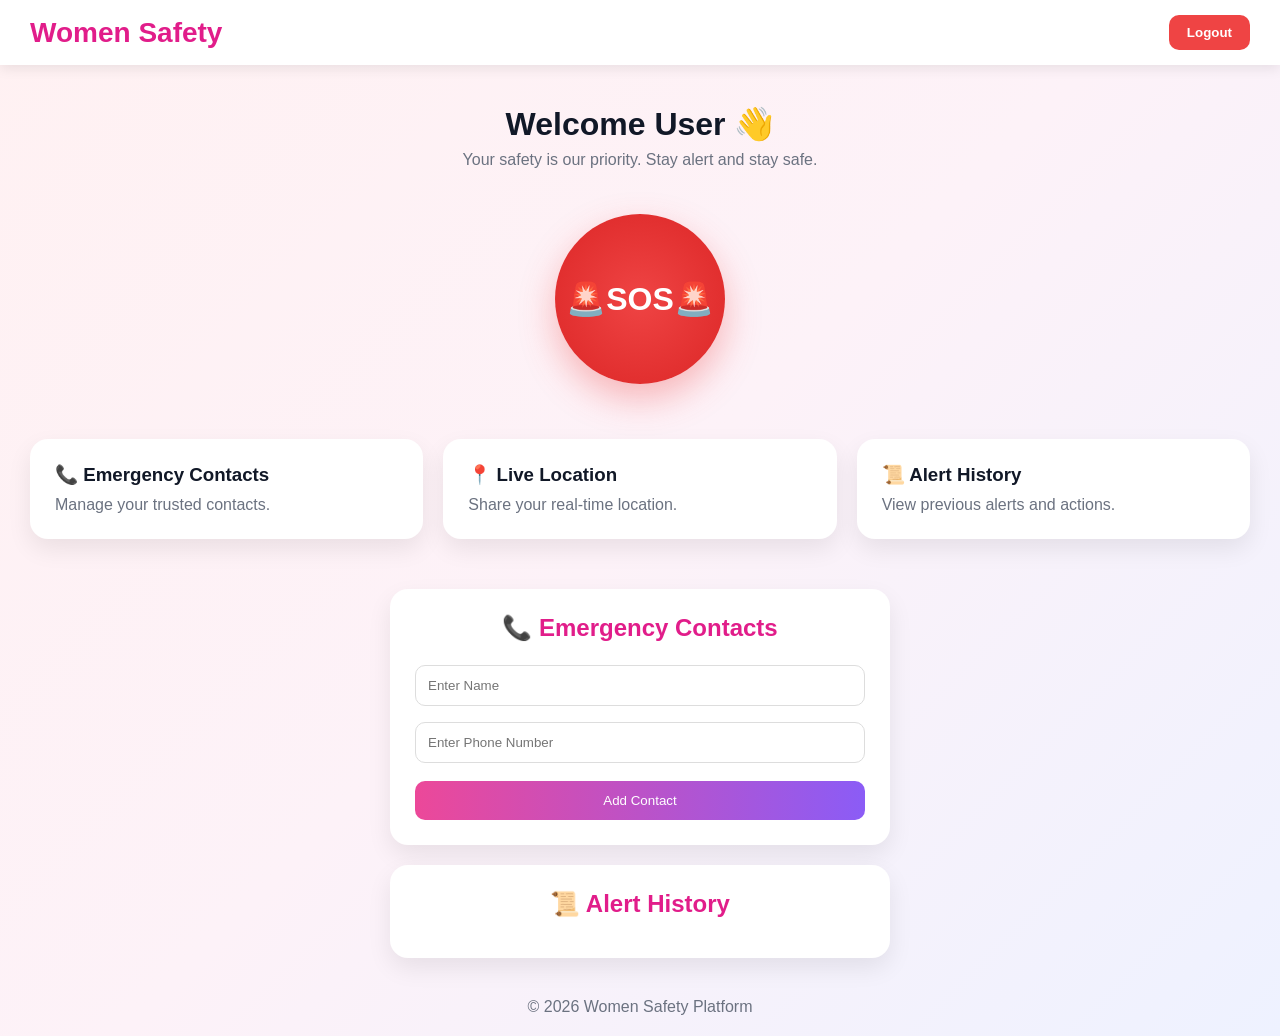
<file: Dashboard.html>
<!-- dashboard.html -->
<!DOCTYPE html>
<html lang="en">
<head>
<meta charset="UTF-8">
<meta name="viewport" content="width=device-width, initial-scale=1.0">
<title>Dashboard</title>
<link rel="stylesheet" href="dashboard.css">
</head>
<body>

<!-- Navbar Start -->
<header>
    <nav>
        <h1>Women Safety</h1>
        <button onclick="logoutUser()">Logout</button>
    </nav>
</header>
<!-- Navbar End -->

<!-- Welcome Section Start -->
<section class="welcome">
    <h2>Welcome User 👋</h2>
    <p>Your safety is our priority. Stay alert and stay safe.</p>
</section>
<!-- Welcome Section End -->

<!-- SOS Section Start -->
<section class="sos-section">
    <button class="sos-btn">🚨SOS🚨</button>
</section>
<!-- SOS Section End -->

<!-- Cards Section Start -->
<section class="cards">

    <div class="card">
        <h3>📞 Emergency Contacts</h3>
        <p>Manage your trusted contacts.</p>
    </div>

    <div class="card">
        <h3>📍 Live Location</h3>
        <p>Share your real-time location.</p>
    </div>

    <div class="card">
        <h3>📜 Alert History</h3>
        <p>View previous alerts and actions.</p>
    </div>

</section>
<!-- Cards Section End -->

<section class="contacts-section">
    <h2>📞 Emergency Contacts</h2>

    <input type="text" id="contactName" placeholder="Enter Name">
    <input type="tel" id="contactPhone" placeholder="Enter Phone Number">

    <button onclick="saveContact()">Add Contact</button>

    <ul id="contactList"></ul>
</section>

<section class="history-section">
    <h2>📜 Alert History</h2>
    <ul id="historyList"></ul>
</section>

<!-- Footer Start -->
<footer>
    <p>© 2026 Women Safety Platform</p>
</footer>


<script src="dashboard.js"></script>
</body>
</html>
</file>
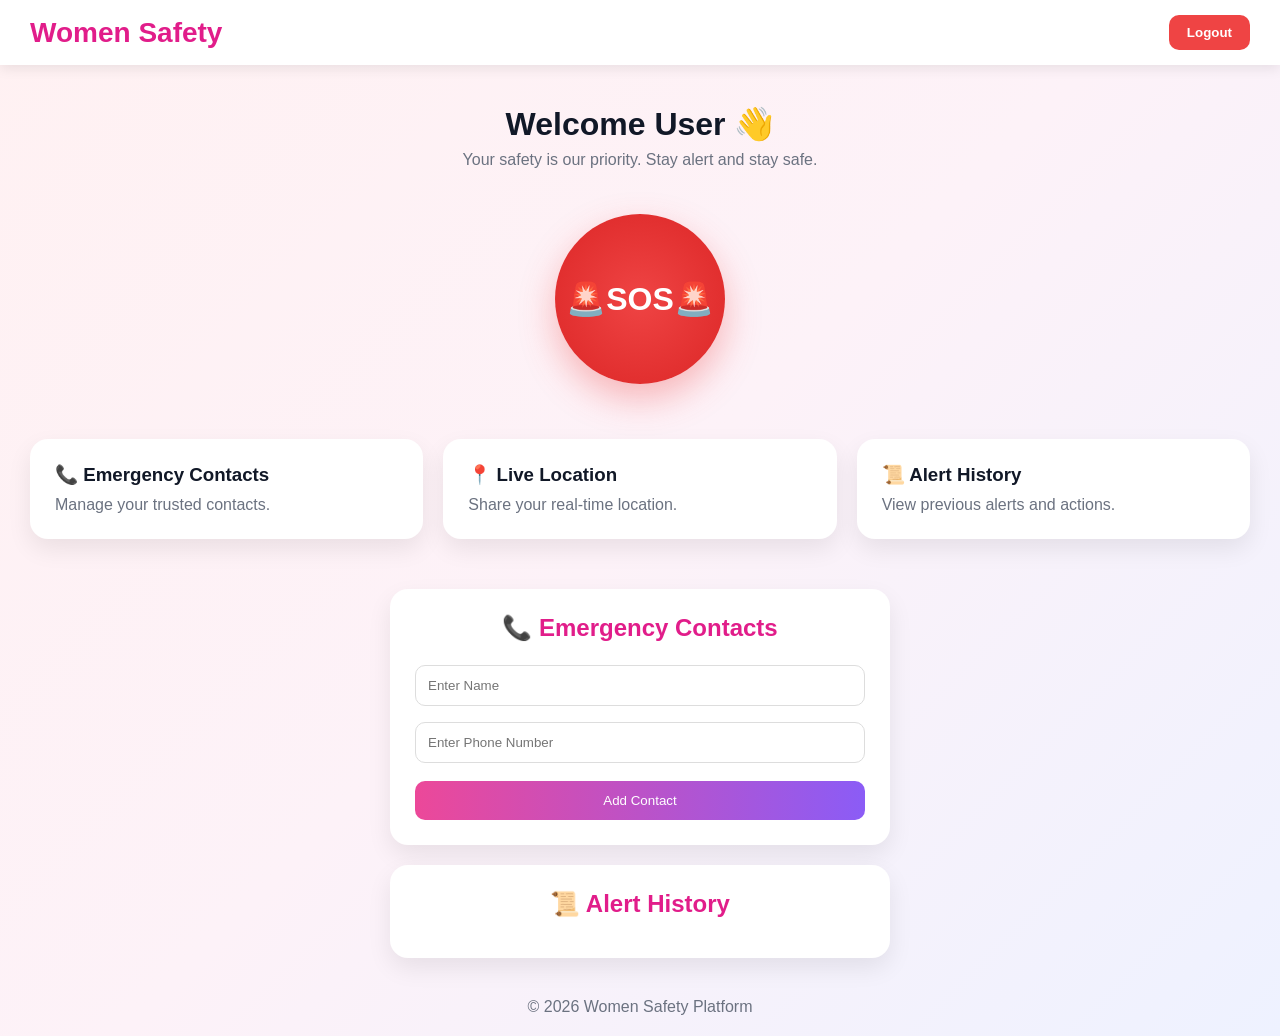
<file: dashboard.html>
<!-- dashboard.html -->
<!DOCTYPE html>
<html lang="en">
<head>
<meta charset="UTF-8">
<meta name="viewport" content="width=device-width, initial-scale=1.0">
<title>Dashboard</title>
<link rel="stylesheet" href="dashboard.css">
</head>
<body>

<!-- Navbar Start -->
<header>
    <nav>
        <h1>Women Safety</h1>
        <button onclick="logoutUser()">Logout</button>
    </nav>
</header>
<!-- Navbar End -->

<!-- Welcome Section Start -->
<section class="welcome">
    <h2>Welcome User 👋</h2>
    <p>Your safety is our priority. Stay alert and stay safe.</p>
</section>
<!-- Welcome Section End -->

<!-- SOS Section Start -->
<section class="sos-section">
    <button class="sos-btn">🚨SOS🚨</button>
</section>
<!-- SOS Section End -->

<!-- Cards Section Start -->
<section class="cards">

    <div class="card">
        <h3>📞 Emergency Contacts</h3>
        <p>Manage your trusted contacts.</p>
    </div>

    <div class="card">
        <h3>📍 Live Location</h3>
        <p>Share your real-time location.</p>
    </div>

    <div class="card">
        <h3>📜 Alert History</h3>
        <p>View previous alerts and actions.</p>
    </div>

</section>
<!-- Cards Section End -->

<section class="contacts-section">
    <h2>📞 Emergency Contacts</h2>

    <input type="text" id="contactName" placeholder="Enter Name">
    <input type="tel" id="contactPhone" placeholder="Enter Phone Number">

    <button onclick="saveContact()">Add Contact</button>

    <ul id="contactList"></ul>
</section>

<section class="history-section">
    <h2>📜 Alert History</h2>
    <ul id="historyList"></ul>
</section>

<!-- Footer Start -->
<footer>
    <p>© 2026 Women Safety Platform</p>
</footer>


<script src="dashboard.js"></script>
</body>
</html>
</file>
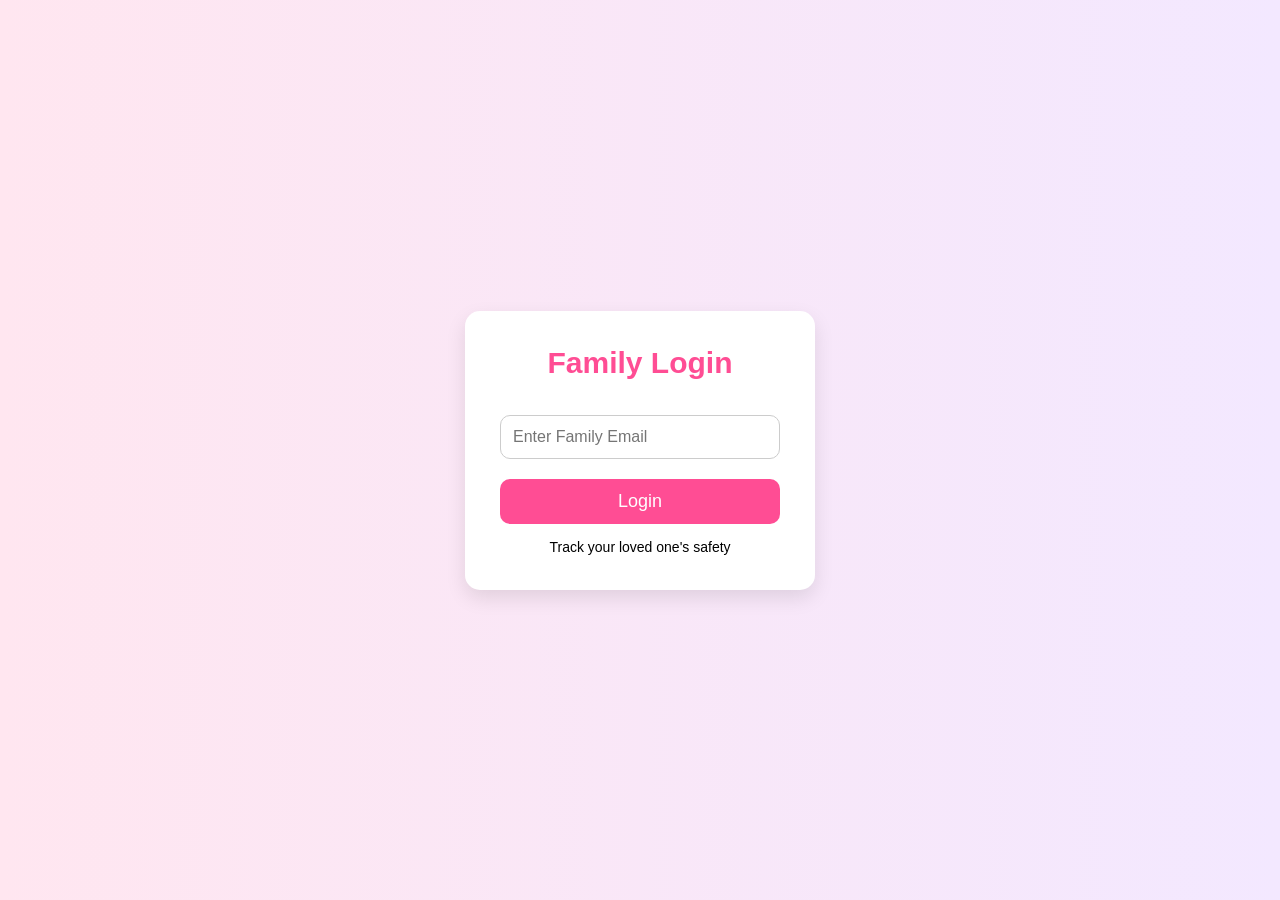
<file: family-login.html>
<!DOCTYPE html>
<html lang="en">
<head>
<meta charset="UTF-8">
<meta name="viewport" content="width=device-width, initial-scale=1.0">
<title>Family Login</title>
<link rel="stylesheet" href="login.css">
</head>
<body>

    
<div class="login-container">
    <div class="login-box">
        <h2>Family Login</h2>

        <input type="email" id="familyLoginEmail" placeholder="Enter Family Email">

        <button onclick="familyLogin()">Login</button>

        <p>Track your loved one's safety</p>
    </div>
</div>

<script src="family-login.js"></script>
</body>
</html>
</file>
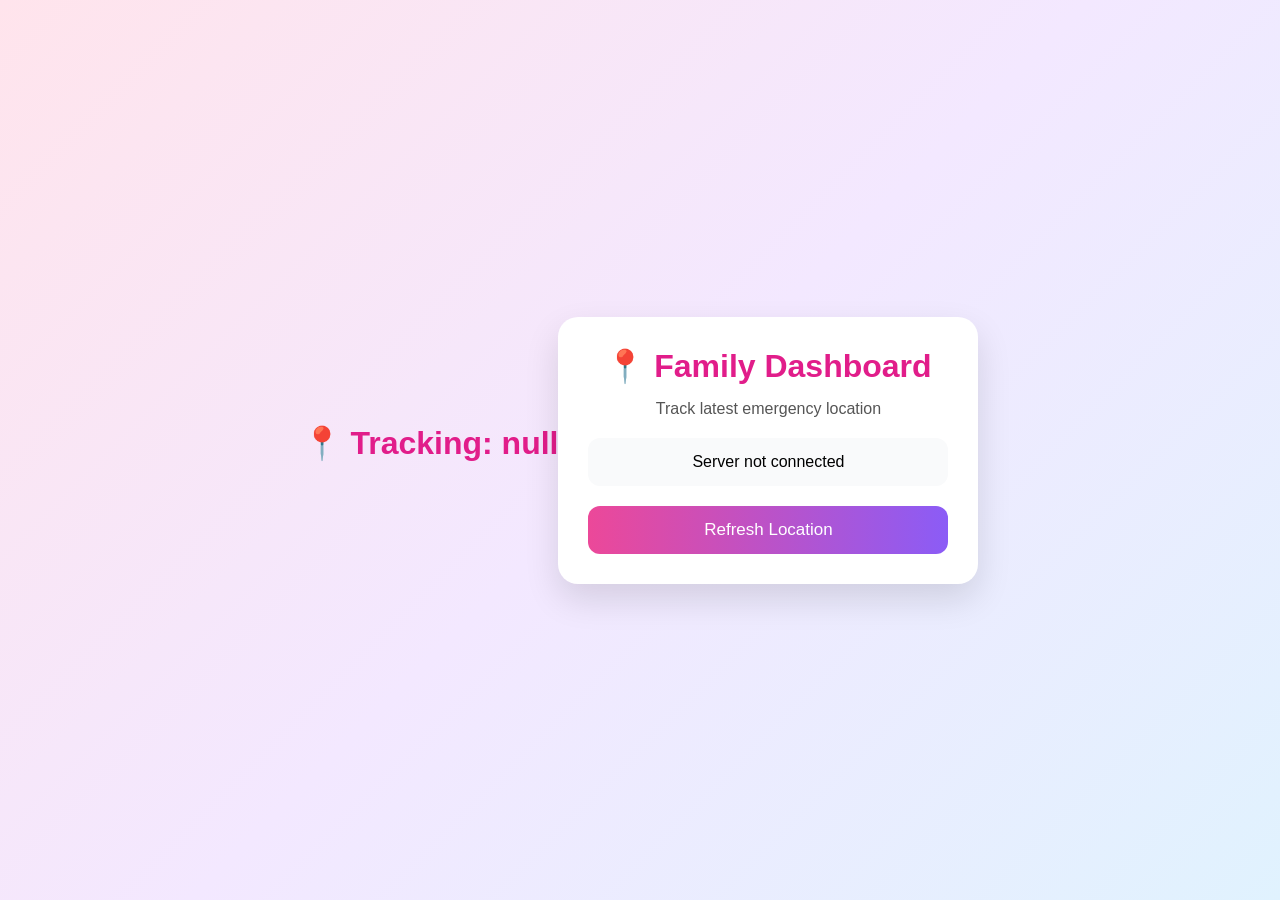
<file: family.html>
<!-- family.html -->
<!DOCTYPE html>
<html lang="en">
<head>
<meta charset="UTF-8">
<meta name="viewport" content="width=device-width, initial-scale=1.0">
<title>Family Tracking</title>
<style>
*{
    margin:0;
    padding:0;
    box-sizing:border-box;
}
body{
    font-family:Arial, sans-serif;
    background:linear-gradient(135deg,#ffe4ec,#f3e8ff,#e0f2fe);
    min-height:100vh;
    display:flex;
    justify-content:center;
    align-items:center;
    padding:20px;
}
.box{
    width:420px;
    max-width:100%;
    background:white;
    padding:30px;
    border-radius:20px;
    box-shadow:0 15px 35px rgba(0,0,0,0.12);
    text-align:center;
}
h1{
    color:#e11d8a;
    margin-bottom:15px;
}
p{
    color:#555;
    margin-bottom:20px;
}
#location{
    background:#f9fafb;
    padding:15px;
    border-radius:12px;
    margin-bottom:20px;
    word-break:break-all;
}
button{
    width:100%;
    padding:14px;
    border:none;
    border-radius:12px;
    background:linear-gradient(to right,#ec4899,#8b5cf6);
    color:white;
    font-size:17px;
    cursor:pointer;
}
button:hover{
    opacity:0.9;
}
</style>
</head>
<body>

    <h1 id="title">📍 Family Dashboard</h1>
<div class="box">
    <h1>📍 Family Dashboard</h1>
    <p>Track latest emergency location</p>

    <div id="location">No location yet</div>

    <button onclick="getLocation()">Refresh Location</button>
</div>

<script>
let userName = localStorage.getItem("userName");

document.getElementById("title").innerText =
"📍 Tracking: " + userName;

function getLocation() {
    fetch("http://localhost:5000/location")
    .then(response => response.text())
    .then(data => {
        document.getElementById("location").innerHTML =
        `<a href="${data}" target="_blank">Open Live Location on Map</a>`;
    })
    .catch(() => {
        document.getElementById("location").innerText = "Server not connected";
    });
}

getLocation();
setInterval(getLocation, 5000);
</script>

</body>
</html>
</file>
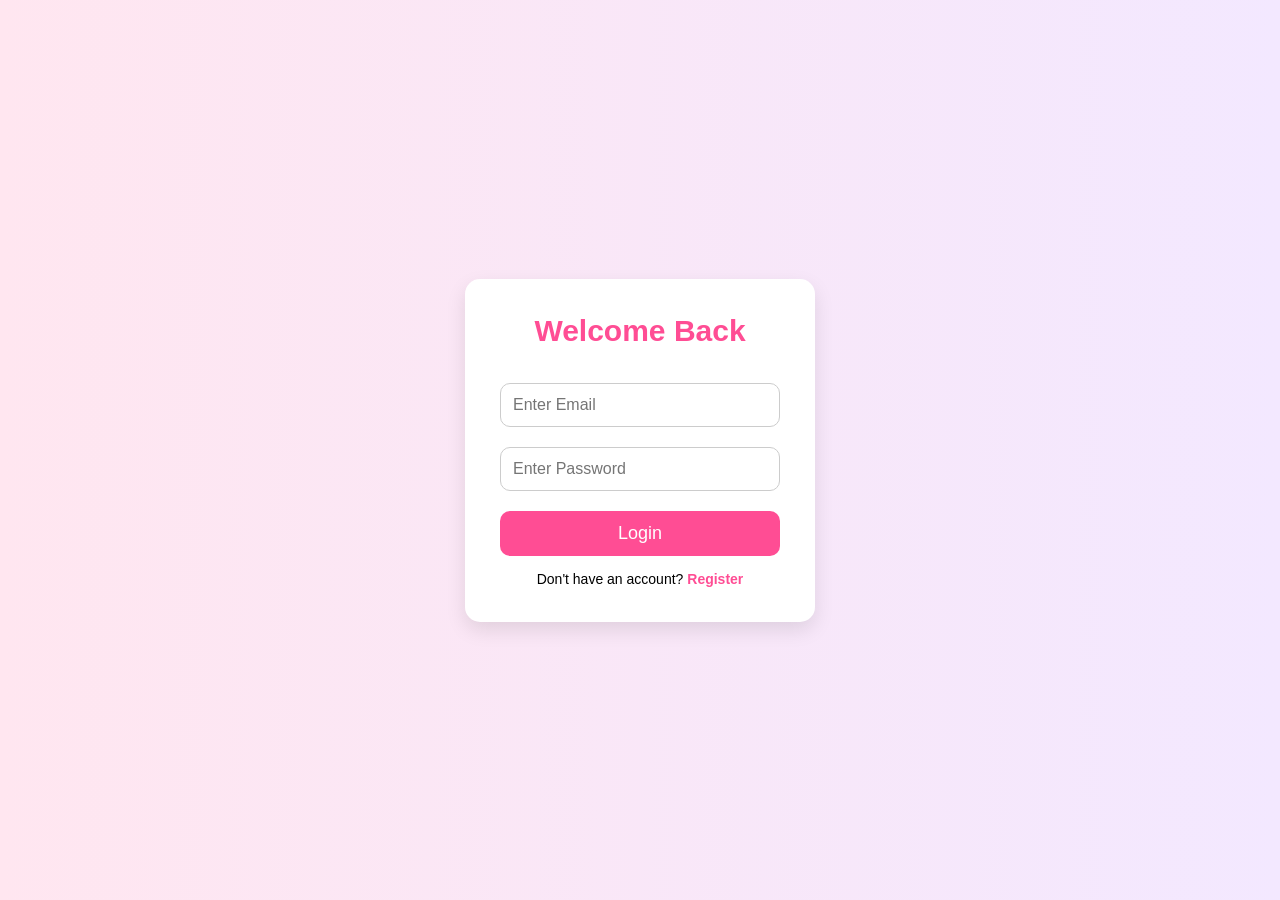
<file: login.html>
<!-- login.html -->
<!DOCTYPE html>
<html lang="en">
<head>
<meta charset="UTF-8">
<meta name="viewport" content="width=device-width, initial-scale=1.0">
<title>Login</title>
<link rel="stylesheet" href="login.css">
</head>
<body>

<div class="login-container">
    <div class="login-box">
        <h2>Welcome Back</h2>

        <input type="email" placeholder="Enter Email">
        <input type="password" placeholder="Enter Password">

        <button onclick="loginUser()">Login</button>

        <p>Don't have an account? <a href="register.html">Register</a></p>
    </div>
</div>

<script src="login.js"></script>
</body>
</html>
</file>
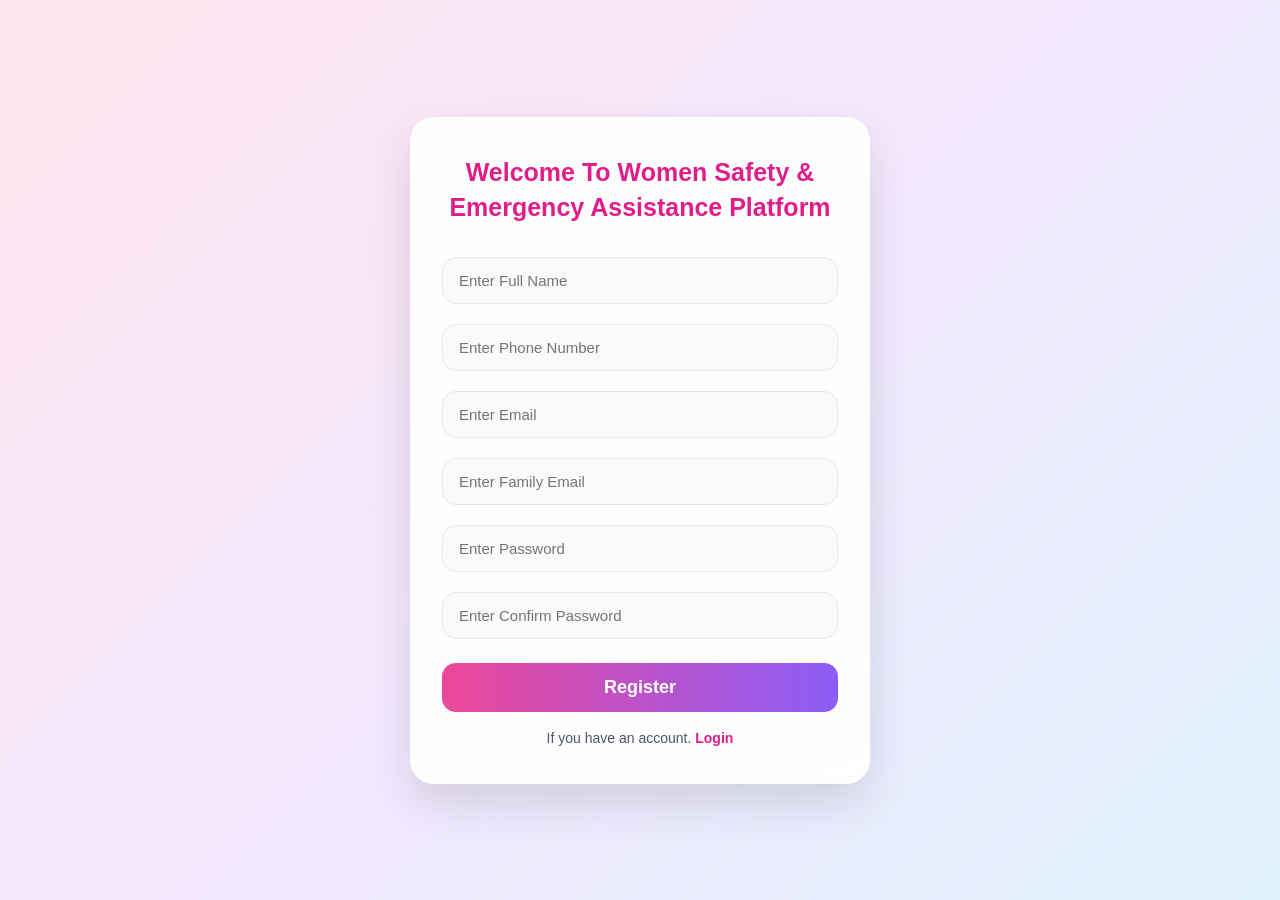
<file: register.html>
<!DOCTYPE html>
<html lang="en">
<head>
<meta charset="UTF-8">
<meta name="viewport" content="width=device-width, initial-scale=1.0">
<title>Register</title>
<link rel="stylesheet" href="register.css">
</head>
<body>

<div class="register-container">
    <div class="register-box">
        <h2>Welcome To Women Safety & Emergency Assistance Platform </h2>

        <input type="text" placeholder="Enter Full Name">
        <input type="tel" placeholder="Enter Phone Number">
        <input type="email" placeholder="Enter Email">
        <input type="email" placeholder="Enter Family Email" id="familyEmail">
        <input type="password" placeholder="Enter Password">
        <input type="password" placeholder="Enter Confirm Password">
        
       <button onclick="registerUser()">Register</button>

        <p>If you have an account. <a href="login.html">Login</a></p>
    </div>
</div>

<script src="register.js"></script>
</body>
</html>
</file>
<file: dashboard.css>
*{
    margin:0;
    padding:0;
    box-sizing:border-box;
}

body{
    font-family:'Segoe UI', sans-serif;
    background:linear-gradient(135deg,#fff1f2,#fdf2f8,#eef2ff);
    min-height:100vh;
}

/* Navbar */
header{
    background:white;
    box-shadow:0 4px 12px rgba(0,0,0,0.08);
    padding:15px 30px;
}

nav{
    display:flex;
    justify-content:space-between;
    align-items:center;
}

nav h1{
    color:#e11d8a;
    font-size:28px;
}

nav button{
    padding:10px 18px;
    border:none;
    border-radius:10px;
    background:#ef4444;
    color:white;
    cursor:pointer;
    font-weight:bold;
}

/* Welcome */
.welcome{
    text-align:center;
    padding:40px 20px 20px;
}

.welcome h2{
    font-size:32px;
    color:#111827;
}

.welcome p{
    color:#6b7280;
    margin-top:8px;
}

/* SOS */
.sos-section{
    text-align:center;
    margin:25px 0;
}

.sos-btn{
    width:170px;
    height:170px;
    border:none;
    border-radius:50%;
    background:radial-gradient(circle,#ef4444,#dc2626);
    color:white;
    font-size:32px;
    font-weight:bold;
    cursor:pointer;
    box-shadow:0 15px 35px rgba(239,68,68,0.35);
    animation:pulse 1.5s infinite;
}

@keyframes pulse{
    0%{transform:scale(1);}
    50%{transform:scale(1.05);}
    100%{transform:scale(1);}
}

/* Cards */
.cards{
    display:grid;
    grid-template-columns:repeat(auto-fit,minmax(220px,1fr));
    gap:20px;
    padding:30px;
}

.card{
    background:white;
    padding:25px;
    border-radius:18px;
    box-shadow:0 10px 25px rgba(0,0,0,0.08);
    transition:0.3s;
}

.card:hover{
    transform:translateY(-5px);
}

.card h3{
    color:#111827;
    margin-bottom:10px;
}

.card p{
    color:#6b7280;
}

/* Contacts + History */
.contacts-section,
.history-section{
    width:90%;
    max-width:500px;
    margin:20px auto;
    background:white;
    padding:25px;
    border-radius:18px;
    box-shadow:0 10px 25px rgba(0,0,0,0.08);
}

.contacts-section h2,
.history-section h2{
    text-align:center;
    color:#e11d8a;
    margin-bottom:15px;
}

.contacts-section input{
    width:100%;
    padding:12px;
    margin:8px 0;
    border:1px solid #ddd;
    border-radius:10px;
}

.contacts-section button{
    width:100%;
    padding:12px;
    margin-top:10px;
    border:none;
    border-radius:10px;
    background:linear-gradient(to right,#ec4899,#8b5cf6);
    color:white;
    cursor:pointer;
}

#contactList li,
#historyList li{
    list-style:none;
    background:#f9fafb;
    padding:10px;
    border-radius:10px;
    margin-top:8px;
}

/* Footer */
footer{
    text-align:center;
    padding:20px;
    color:#6b7280;
}
</file>
<file: login.css>
/* login.css */

*{
    margin: 0;
    padding: 0;
    box-sizing: border-box;
}

body{
    font-family: Arial, sans-serif;
    background: linear-gradient(to right, #ffe6f0, #f3e8ff);
    height: 100vh;
    display: flex;
    justify-content: center;
    align-items: center;
}

.login-container{
    width: 100%;
    display: flex;
    justify-content: center;
    align-items: center;
}

.login-box{
    background: white;
    width: 350px;
    padding: 35px;
    border-radius: 15px;
    box-shadow: 0 8px 20px rgba(0,0,0,0.1);
    text-align: center;
}

.login-box h2{
    margin-bottom: 25px;
    color: #ff4d94;
    font-size: 30px;
}

.login-box input{
    width: 100%;
    padding: 12px;
    margin: 10px 0;
    border: 1px solid #ccc;
    border-radius: 10px;
    font-size: 16px;
}

.login-box button{
    width: 100%;
    padding: 12px;
    background: #ff4d94;
    color: white;
    border: none;
    border-radius: 10px;
    font-size: 18px;
    cursor: pointer;
    margin-top: 10px;
}

.login-box button:hover{
    background: #e60073;
}

.login-box p{
    margin-top: 15px;
    font-size: 14px;
}

.login-box a{
    color: #ff4d94;
    text-decoration: none;
    font-weight: bold;
}
</file>
<file: register.css>
/* register.css */

*{
    margin: 0;
    padding: 0;
    box-sizing: border-box;
}

body{
    font-family: 'Poppins', sans-serif;
    min-height: 100vh;
    display: flex;
    justify-content: center;
    align-items: center;
    background: linear-gradient(135deg,#ffe4ec,#f3e8ff,#e0f2fe);
    padding: 20px;
}

.register-container{
    width: 100%;
    display: flex;
    justify-content: center;
    align-items: center;
}

.register-box{
    width: 460px;
    max-width: 100%;
    background: rgba(255,255,255,0.95);
    padding: 38px 32px;
    border-radius: 24px;
    box-shadow: 0 20px 45px rgba(0,0,0,0.12);
    backdrop-filter: blur(10px);
    text-align: center;
}

.register-box h2{
    font-size: 25px;
    color: #e11d8a;
    line-height: 1.4;
    margin-bottom: 22px;
    font-weight: 700;
}

.register-box input{
    width: 100%;
    padding: 14px 16px;
    margin: 10px 0;
    border: 1px solid #e5e7eb;
    border-radius: 14px;
    background: #f9fafb;
    font-size: 15px;
    outline: none;
    transition: 0.3s;
}

.register-box input:focus{
    border-color: #ec4899;
    background: #fff;
    box-shadow: 0 0 0 4px rgba(236,72,153,0.12);
}

.register-box button{
    width: 100%;
    padding: 14px;
    margin-top: 14px;
    border: none;
    border-radius: 14px;
    background: linear-gradient(to right,#ec4899,#8b5cf6);
    color: white;
    font-size: 18px;
    font-weight: 600;
    cursor: pointer;
    transition: 0.3s;
}

.register-box button:hover{
    transform: translateY(-2px);
    box-shadow: 0 14px 28px rgba(139,92,246,0.22);
}

.register-box p{
    margin-top: 18px;
    font-size: 14px;
    color: #4b5563;
}

.register-box a{
    color: #e11d8a;
    text-decoration: none;
    font-weight: 600;
}

.register-box a:hover{
    text-decoration: underline;
}
</file>
